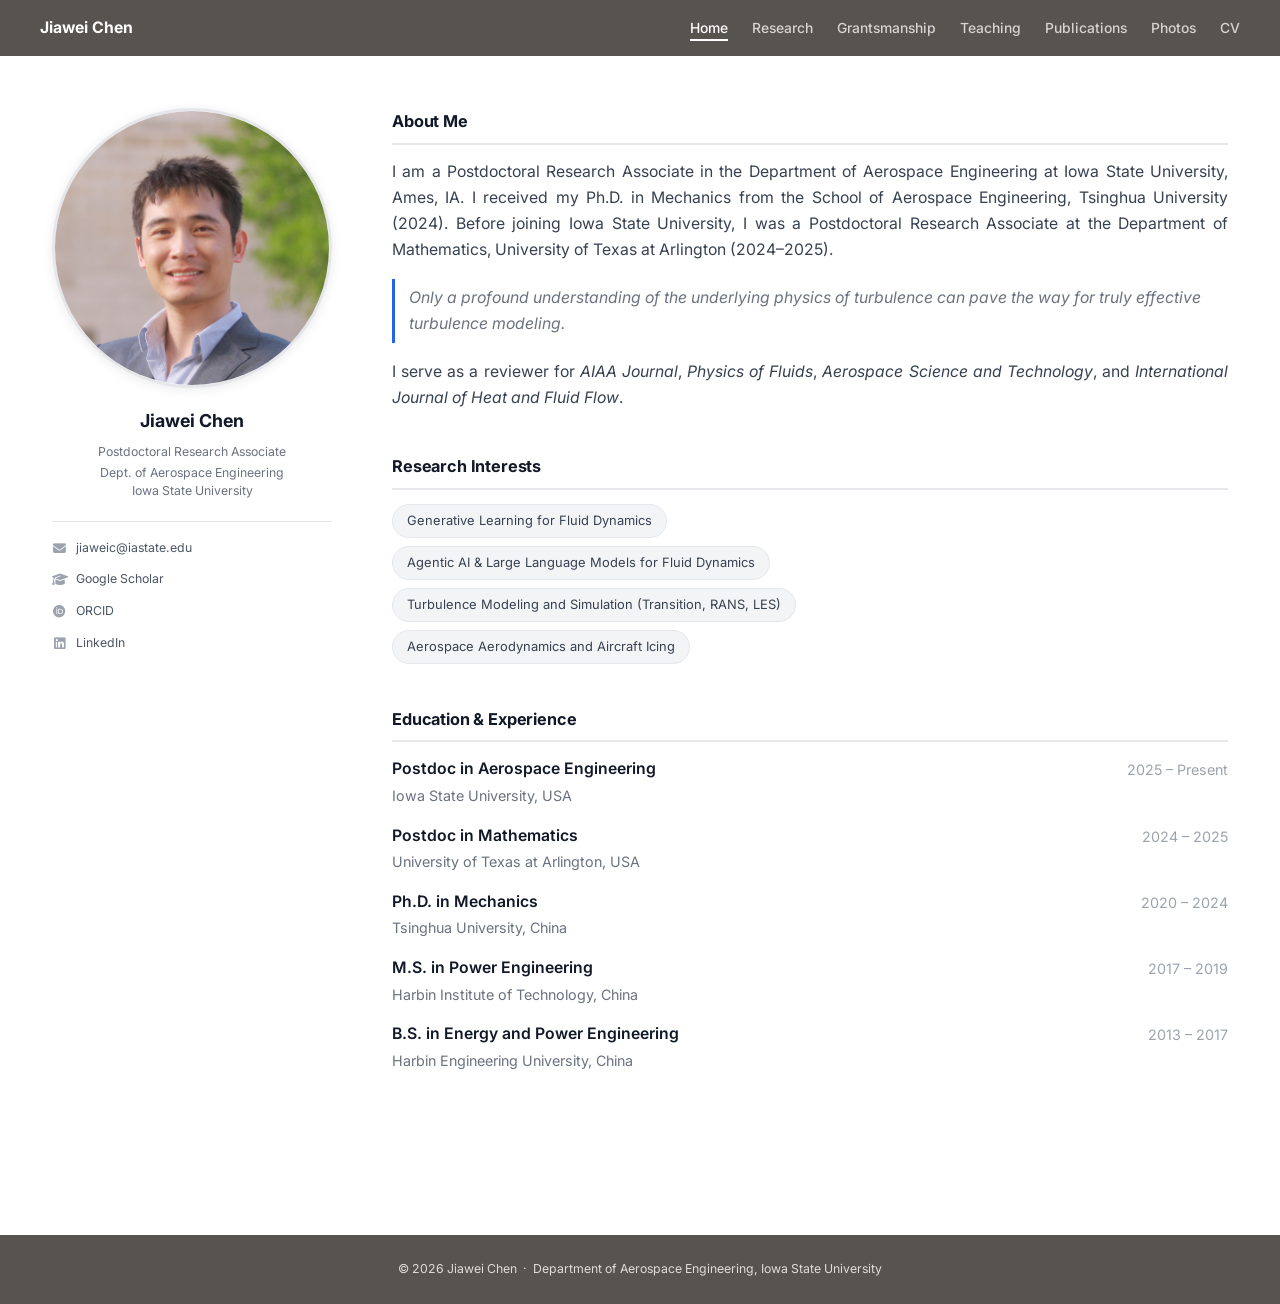
<file: index.html>
<!DOCTYPE html>
<html lang="en">
<head>
    <meta charset="UTF-8">
    <meta name="viewport" content="width=device-width, initial-scale=1.0">
    <title>Jiawei Chen – Aerospace Engineering, Iowa State University</title>
    <meta name="description" content="Postdoctoral Research Associate in Aerospace Engineering at Iowa State University. Research on turbulence modeling, aerodynamic icing, and scientific machine learning.">
    <link rel="preconnect" href="https://fonts.googleapis.com">
    <link rel="preconnect" href="https://fonts.gstatic.com" crossorigin>
    <link href="https://fonts.googleapis.com/css2?family=Inter:wght@300;400;500;600;700&display=swap" rel="stylesheet">
    <link rel="stylesheet" href="https://cdnjs.cloudflare.com/ajax/libs/font-awesome/6.5.0/css/all.min.css">
    <link rel="stylesheet" href="style.css">
</head>
<body class="page-home">

    <!-- Navigation -->
    <header id="site-header">
        <nav>
            <a class="nav-brand" href="index.html">Jiawei Chen</a>
            <ul class="nav-links">
                <li><a href="index.html" class="active">Home</a></li>
                <li><a href="research.html">Research</a></li>
                <li><a href="grantsmanship.html">Grantsmanship</a></li>
                <li><a href="teaching.html">Teaching</a></li>
                <li><a href="publications.html">Publications</a></li>
                <li><a href="photos.html">Photos</a></li>
                <li><a href="CV_Jiawei_Chen.pdf" target="_blank">CV</a></li>
            </ul>
        </nav>
    </header>

    <!-- Page Body -->
    <div class="page-wrapper">
        <div class="home-layout">

            <!-- ===== Sidebar ===== -->
            <aside class="sidebar">
                <img src="person.jpg" alt="Jiawei Chen" class="profile-photo">
                <div class="sidebar-name">Jiawei Chen</div>
                <div class="sidebar-title">Postdoctoral Research Associate</div>
                <div class="sidebar-org">Dept. of Aerospace Engineering<br>Iowa State University</div>

                <div class="sidebar-links">
                    <a href="mailto:chenjiaweithu@gmail.com" class="sidebar-link">
                        <i class="fa-solid fa-envelope"></i>
                        <span>jiaweic@iastate.edu</span>
                    </a>
                    <a href="https://scholar.google.com/citations?hl=zh-CN&user=VZnsX5kAAAAJ" class="sidebar-link" target="_blank">
                        <i class="fa-solid fa-graduation-cap"></i>
                        <span>Google Scholar</span>
                    </a>
                    <a href="https://orcid.org/0009-0009-3277-3474" class="sidebar-link" target="_blank">
                        <i class="fa-brands fa-orcid"></i>
                        <span>ORCID</span>
                    </a>
                    <a href="https://www.linkedin.com/in/jiawei-chen-62362743a/" class="sidebar-link" target="_blank">
                        <i class="fa-brands fa-linkedin"></i>
                        <span>LinkedIn</span>
                    </a>
                </div>
            </aside>

            <!-- ===== Main Content ===== -->
            <main class="main-content">

                <!-- About Me -->
                <section id="about">
                    <h2 class="section-title">About Me</h2>
                    <div class="about-text">
                        <p>
                            I am a Postdoctoral Research Associate in the Department of Aerospace Engineering at Iowa State University, 
                            Ames, IA. I received my Ph.D. in Mechanics from the School of Aerospace Engineering, Tsinghua University (2024). 
                            Before joining Iowa State University, I was a Postdoctoral Research Associate at the Department of Mathematics, 
                            University of Texas at Arlington (2024–2025).
                        </p>
                        <blockquote class="quote-text">
                            Only a profound understanding of the underlying physics of turbulence can pave the way for truly effective turbulence modeling.
                        </blockquote>
                        <p>
                            I serve as a reviewer for <em>AIAA Journal</em>, <em>Physics of Fluids</em>, <em>Aerospace Science and Technology</em>, and <em>International Journal of Heat and Fluid Flow</em>.
                        </p>
                    </div>
                </section>

                <!-- Research Interests -->
                <section id="interests">
                    <h2 class="section-title">Research Interests</h2>
                    <div class="interest-tags">
                        <span class="interest-tag">Generative Learning for Fluid Dynamics</span>
                        <span class="interest-tag">Agentic AI &amp; Large Language Models for Fluid Dynamics</span>
                        <span class="interest-tag">Turbulence Modeling and Simulation (Transition, RANS, LES)</span>
                        <span class="interest-tag">Aerospace Aerodynamics and Aircraft Icing</span>
                    </div>
                </section>

                <!-- Education & Experience -->
                <section id="education">
                    <h2 class="section-title">Education &amp; Experience</h2>
                    <div class="edu-list">
                        <div class="edu-item">
                            <div>
                                <div class="edu-degree">Postdoc in Aerospace Engineering</div>
                                <div class="edu-institution">Iowa State University, USA</div>
                            </div>
                            <div class="edu-year">2025 – Present</div>
                        </div>
                        <div class="edu-item">
                            <div>
                                <div class="edu-degree">Postdoc in Mathematics</div>
                                <div class="edu-institution">University of Texas at Arlington, USA</div>
                            </div>
                            <div class="edu-year">2024 – 2025</div>
                        </div>
                        <div class="edu-item">
                            <div>
                                <div class="edu-degree">Ph.D. in Mechanics</div>
                                <div class="edu-institution">Tsinghua University, China</div>
                            </div>
                            <div class="edu-year">2020 – 2024</div>
                        </div>
                        <div class="edu-item">
                            <div>
                                <div class="edu-degree">M.S. in Power Engineering</div>
                                <div class="edu-institution">Harbin Institute of Technology, China</div>
                            </div>
                            <div class="edu-year">2017 – 2019</div>
                        </div>
                        <div class="edu-item">
                            <div>
                                <div class="edu-degree">B.S. in Energy and Power Engineering</div>
                                <div class="edu-institution">Harbin Engineering University, China</div>
                            </div>
                            <div class="edu-year">2013 – 2017</div>
                        </div>
                    </div>
                </section>

            </main>
        </div>
    </div>

    <footer>
        <p>&copy; 2026 Jiawei Chen &nbsp;&middot;&nbsp; Department of Aerospace Engineering, Iowa State University</p>
    </footer>


</body>
</html>
</file>
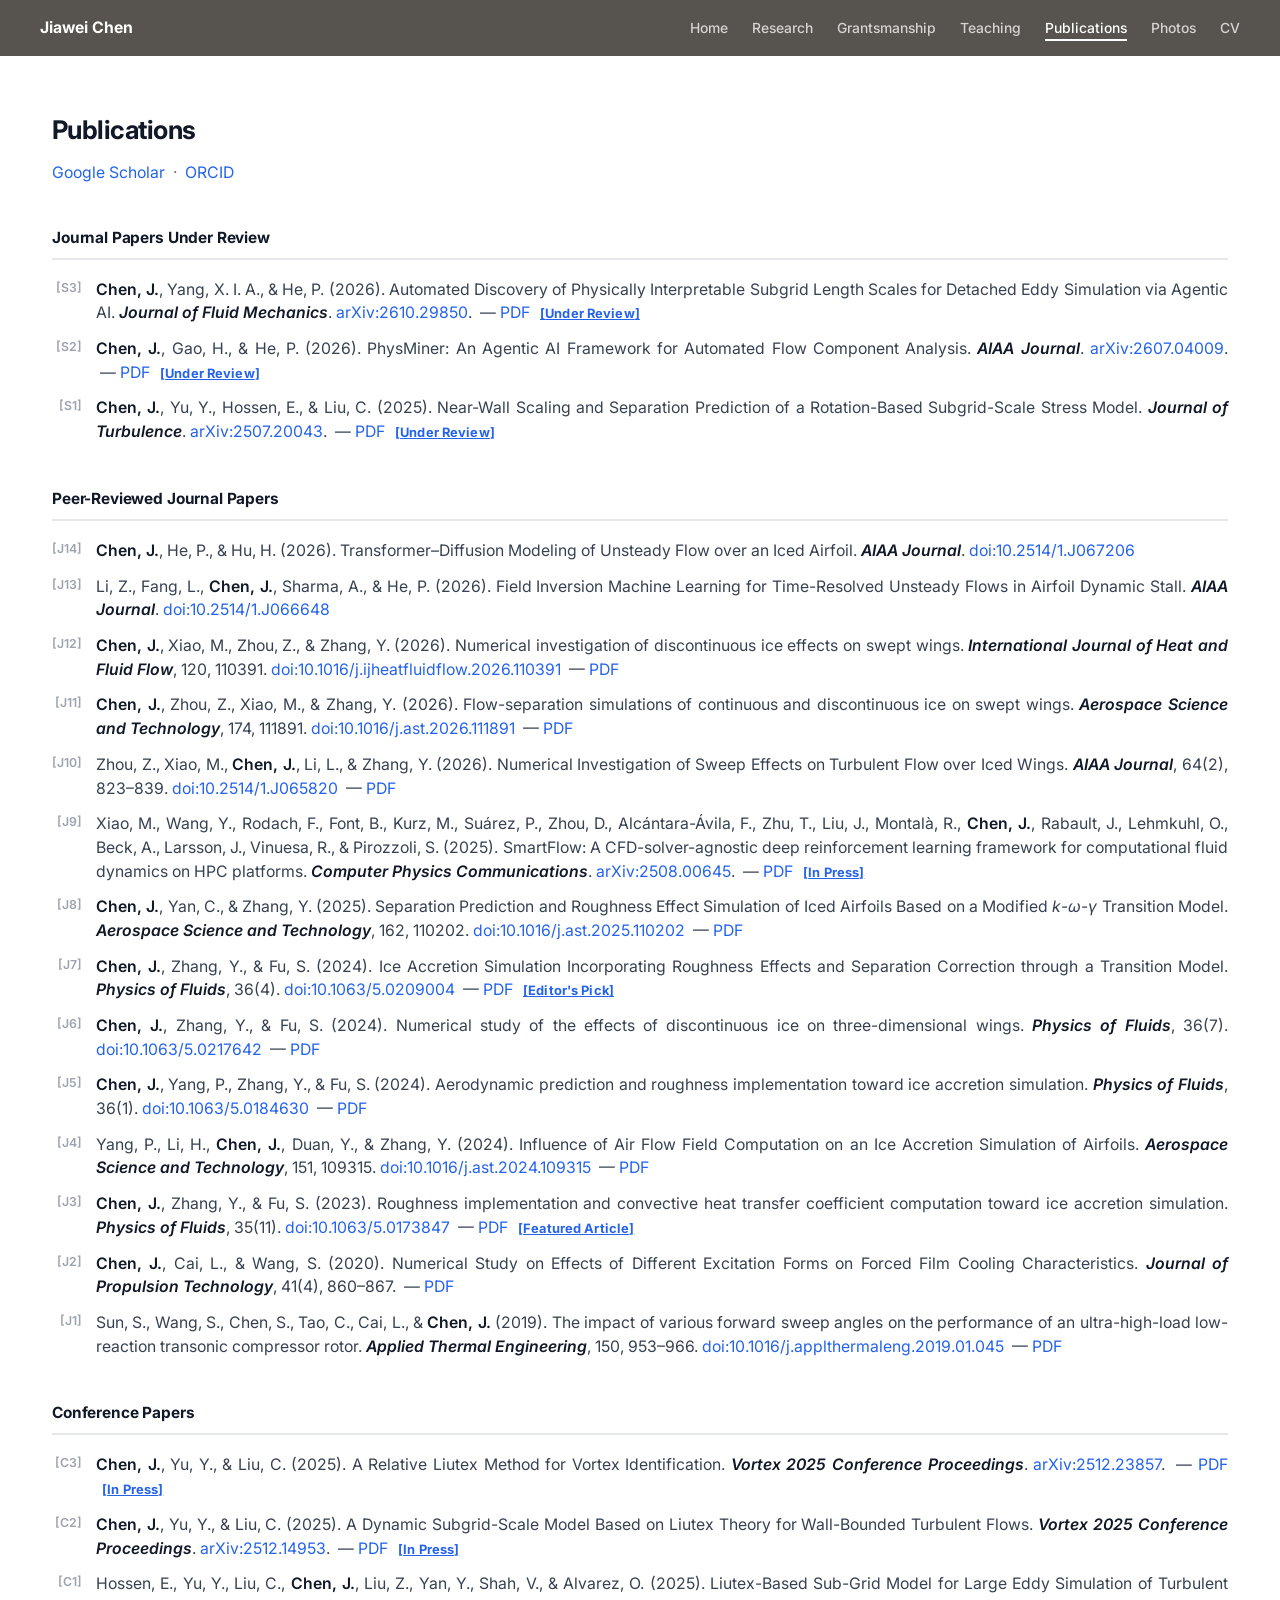
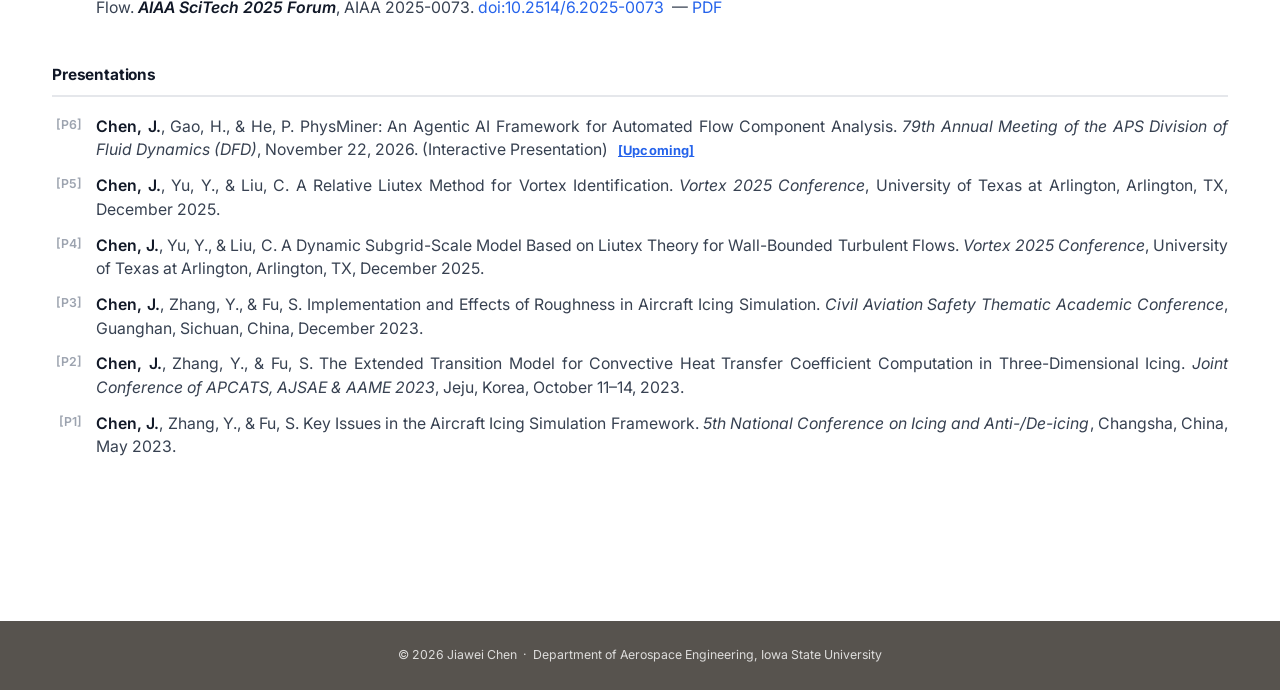
<file: publications.html>
<!DOCTYPE html>
<html lang="en">
<head>
    <meta charset="UTF-8">
    <meta name="viewport" content="width=device-width, initial-scale=1.0">
    <title>Publications – Jiawei Chen</title>
    <meta name="description" content="Publications by Jiawei Chen – turbulence modeling, aerodynamic icing, and scientific machine learning.">
    <link rel="preconnect" href="https://fonts.googleapis.com">
    <link rel="preconnect" href="https://fonts.gstatic.com" crossorigin>
    <link href="https://fonts.googleapis.com/css2?family=Inter:wght@300;400;500;600;700&display=swap" rel="stylesheet">
    <link rel="stylesheet" href="https://cdnjs.cloudflare.com/ajax/libs/font-awesome/6.5.0/css/all.min.css">
    <link rel="stylesheet" href="style.css">
</head>
<body class="page-dark">

    <!-- Navigation -->
    <header>
        <nav>
            <a class="nav-brand" href="index.html">Jiawei Chen</a>
            <ul class="nav-links">
                <li><a href="index.html">Home</a></li>
                <li><a href="research.html">Research</a></li>
                <li><a href="grantsmanship.html">Grantsmanship</a></li>
                <li><a href="teaching.html">Teaching</a></li>
                <li><a href="publications.html" class="active">Publications</a></li>
                <li><a href="photos.html">Photos</a></li>
                <li><a href="CV_Jiawei_Chen.pdf" target="_blank">CV</a></li>
            </ul>
        </nav>
    </header>

    <div class="page-wrapper">
        <div class="pub-container">

            <h1>Publications</h1>
            <p class="pub-subtitle">
                <a href="https://scholar.google.com/citations?hl=zh-CN&user=VZnsX5kAAAAJ" target="_blank">Google Scholar</a> &nbsp;&middot;&nbsp;
                <a href="https://orcid.org/0009-0009-3277-3474" target="_blank">ORCID</a>
            </p>

            <!-- ===== Journal Papers Under Review ===== -->
            <div class="pub-section">
                <h2 class="pub-section-title">Journal Papers Under Review</h2>
                <ul class="pub-list">

                    <li class="pub-entry">
                        <span class="pub-num">[S3]</span>
                        <span>
                            <strong class="highlight-blue">Chen, J.</strong>, Yang, X. I. A., &amp; He, P. (2026).
                            Automated Discovery of Physically Interpretable Subgrid Length Scales for Detached Eddy Simulation via Agentic AI.
                            <em class="highlight-blue">Journal of Fluid Mechanics</em>.
                            <a href="https://arxiv.org/abs/2610.29850" target="_blank">arXiv:2610.29850</a>.
                            &nbsp;&mdash;&nbsp;<a href="papers/chen2026DEScover.pdf" target="_blank">PDF</a>
                            <span class="pub-badge badge-review">Under Review</span>
                        </span>
                    </li>

                    <li class="pub-entry">
                        <span class="pub-num">[S2]</span>
                        <span>
                            <strong class="highlight-blue">Chen, J.</strong>, Gao, H., &amp; He, P. (2026).
                            PhysMiner: An Agentic AI Framework for Automated Flow Component Analysis.
                            <em class="highlight-blue">AIAA Journal</em>.
                            <a href="https://arxiv.org/abs/2607.04009" target="_blank">arXiv:2607.04009</a>.
                            &nbsp;&mdash;&nbsp;<a href="papers/chen2026physminer.pdf" target="_blank">PDF</a>
                            <span class="pub-badge badge-review">Under Review</span>
                        </span>
                    </li>

                    <li class="pub-entry">
                        <span class="pub-num">[S1]</span>
                        <span>
                            <strong class="highlight-blue">Chen, J.</strong>, Yu, Y., Hossen, E., &amp; Liu, C. (2025).
                            Near-Wall Scaling and Separation Prediction of a Rotation-Based Subgrid-Scale Stress Model.
                            <em class="highlight-blue">Journal of Turbulence</em>.
                            <a href="https://arxiv.org/abs/2507.20043" target="_blank">arXiv:2507.20043</a>.
                            &nbsp;&mdash;&nbsp;<a href="papers/chen2025near.pdf" target="_blank">PDF</a>
                            <span class="pub-badge badge-review">Under Review</span>
                        </span>
                    </li>

                </ul>
            </div>

            <!-- ===== Peer-Reviewed Journal Papers ===== -->
            <div class="pub-section">
                <h2 class="pub-section-title">Peer-Reviewed Journal Papers</h2>
                <ul class="pub-list">

                    <li class="pub-entry">
                        <span class="pub-num">[J14]</span>
                        <span>
                            <strong class="highlight-blue">Chen, J.</strong>, He, P., &amp; Hu, H. (2026).
                            Transformer–Diffusion Modeling of Unsteady Flow over an Iced Airfoil.
                            <em class="highlight-blue">AIAA Journal</em>.
                            <a href="https://doi.org/10.2514/1.J067206" target="_blank">doi:10.2514/1.J067206</a>
                        </span>
                    </li>

                    <li class="pub-entry">
                        <span class="pub-num">[J13]</span>
                        <span>
                            Li, Z., Fang, L., <strong class="highlight-blue">Chen, J.</strong>, Sharma, A., &amp; He, P. (2026).
                            Field Inversion Machine Learning for Time-Resolved Unsteady Flows in Airfoil Dynamic Stall.
                            <em class="highlight-blue">AIAA Journal</em>.
                            <a href="https://doi.org/10.2514/1.J066648" target="_blank">doi:10.2514/1.J066648</a>
                        </span>
                    </li>

                    <li class="pub-entry">
                        <span class="pub-num">[J12]</span>
                        <span>
                            <strong class="highlight-blue">Chen, J.</strong>, Xiao, M., Zhou, Z., &amp; Zhang, Y. (2026).
                            Numerical investigation of discontinuous ice effects on swept wings.
                            <em class="highlight-blue">International Journal of Heat and Fluid Flow</em>, 120, 110391.
                            <a href="https://doi.org/10.1016/j.ijheatfluidflow.2026.110391" target="_blank">doi:10.1016/j.ijheatfluidflow.2026.110391</a>
                            &nbsp;&mdash;&nbsp;<a href="papers/chen2026_IJHFF.pdf" target="_blank">PDF</a>
                        </span>
                    </li>

                    <li class="pub-entry">
                        <span class="pub-num">[J11]</span>
                        <span>
                            <strong class="highlight-blue">Chen, J.</strong>, Zhou, Z., Xiao, M., &amp; Zhang, Y. (2026).
                            Flow-separation simulations of continuous and discontinuous ice on swept wings.
                            <em class="highlight-blue">Aerospace Science and Technology</em>, 174, 111891.
                            <a href="https://doi.org/10.1016/j.ast.2026.111891" target="_blank">doi:10.1016/j.ast.2026.111891</a>
                            &nbsp;&mdash;&nbsp;<a href="papers/chen2026flow.pdf" target="_blank">PDF</a>
                        </span>
                    </li>

                    <li class="pub-entry">
                        <span class="pub-num">[J10]</span>
                        <span>
                            Zhou, Z., Xiao, M., <strong class="highlight-blue">Chen, J.</strong>, Li, L., &amp; Zhang, Y. (2026).
                            Numerical Investigation of Sweep Effects on Turbulent Flow over Iced Wings.
                            <em class="highlight-blue">AIAA Journal</em>, 64(2), 823–839.
                            <a href="https://doi.org/10.2514/1.J065820" target="_blank">doi:10.2514/1.J065820</a>
                            &nbsp;&mdash;&nbsp;<a href="papers/zhou2026numerical.pdf" target="_blank">PDF</a>
                        </span>
                    </li>

                    <li class="pub-entry">
                        <span class="pub-num">[J9]</span>
                        <span>
                            Xiao, M., Wang, Y., Rodach, F., Font, B., Kurz, M., Suárez, P., Zhou, D., Alcántara-Ávila, F., Zhu, T., Liu, J., Montalà, R., <strong class="highlight-blue">Chen, J.</strong>, Rabault, J., Lehmkuhl, O., Beck, A., Larsson, J., Vinuesa, R., &amp; Pirozzoli, S. (2025).
                            SmartFlow: A CFD-solver-agnostic deep reinforcement learning framework for computational fluid dynamics on HPC platforms.
                            <em class="highlight-blue">Computer Physics Communications</em>.
                            <a href="https://arxiv.org/abs/2508.00645" target="_blank">arXiv:2508.00645</a>.
                            &nbsp;&mdash;&nbsp;<a href="papers/xiao2025smartflow.pdf" target="_blank">PDF</a>
                            <span class="pub-badge badge-inpress">In Press</span>
                        </span>
                    </li>

                    <li class="pub-entry">
                        <span class="pub-num">[J8]</span>
                        <span>
                            <strong class="highlight-blue">Chen, J.</strong>, Yan, C., &amp; Zhang, Y. (2025).
                            Separation Prediction and Roughness Effect Simulation of Iced Airfoils Based on a Modified <em>k</em>-<em>ω</em>-<em>γ</em> Transition Model.
                            <em class="highlight-blue">Aerospace Science and Technology</em>, 162, 110202.
                            <a href="https://doi.org/10.1016/j.ast.2025.110202" target="_blank">doi:10.1016/j.ast.2025.110202</a>
                            &nbsp;&mdash;&nbsp;<a href="papers/chen2025separation.pdf" target="_blank">PDF</a>
                        </span>
                    </li>

                    <li class="pub-entry">
                        <span class="pub-num">[J7]</span>
                        <span>
                            <strong class="highlight-blue">Chen, J.</strong>, Zhang, Y., &amp; Fu, S. (2024).
                            Ice Accretion Simulation Incorporating Roughness Effects and Separation Correction through a Transition Model.
                            <em class="highlight-blue">Physics of Fluids</em>, 36(4).
                            <a href="https://doi.org/10.1063/5.0209004" target="_blank">doi:10.1063/5.0209004</a>
                            &nbsp;&mdash;&nbsp;<a href="papers/chen2024ice.pdf" target="_blank">PDF</a>
                            <span class="pub-badge badge-editor">Editor's Pick</span>
                        </span>
                    </li>

                    <li class="pub-entry">
                        <span class="pub-num">[J6]</span>
                        <span>
                            <strong class="highlight-blue">Chen, J.</strong>, Zhang, Y., &amp; Fu, S. (2024).
                            Numerical study of the effects of discontinuous ice on three-dimensional wings.
                            <em class="highlight-blue">Physics of Fluids</em>, 36(7).
                            <a href="https://doi.org/10.1063/5.0217642" target="_blank">doi:10.1063/5.0217642</a>
                            &nbsp;&mdash;&nbsp;<a href="papers/chen2024numerical.pdf" target="_blank">PDF</a>
                        </span>
                    </li>

                    <li class="pub-entry">
                        <span class="pub-num">[J5]</span>
                        <span>
                            <strong class="highlight-blue">Chen, J.</strong>, Yang, P., Zhang, Y., &amp; Fu, S. (2024).
                            Aerodynamic prediction and roughness implementation toward ice accretion simulation.
                            <em class="highlight-blue">Physics of Fluids</em>, 36(1).
                            <a href="https://doi.org/10.1063/5.0184630" target="_blank">doi:10.1063/5.0184630</a>
                            &nbsp;&mdash;&nbsp;<a href="papers/chen2024aerodynamic.pdf" target="_blank">PDF</a>
                        </span>
                    </li>

                    <li class="pub-entry">
                        <span class="pub-num">[J4]</span>
                        <span>
                            Yang, P., Li, H., <strong class="highlight-blue">Chen, J.</strong>, Duan, Y., &amp; Zhang, Y. (2024).
                            Influence of Air Flow Field Computation on an Ice Accretion Simulation of Airfoils.
                            <em class="highlight-blue">Aerospace Science and Technology</em>, 151, 109315.
                            <a href="https://doi.org/10.1016/j.ast.2024.109315" target="_blank">doi:10.1016/j.ast.2024.109315</a>
                            &nbsp;&mdash;&nbsp;<a href="papers/yang2024influence.pdf" target="_blank">PDF</a>
                        </span>
                    </li>

                    <li class="pub-entry">
                        <span class="pub-num">[J3]</span>
                        <span>
                            <strong class="highlight-blue">Chen, J.</strong>, Zhang, Y., &amp; Fu, S. (2023).
                            Roughness implementation and convective heat transfer coefficient computation toward ice accretion simulation.
                            <em class="highlight-blue">Physics of Fluids</em>, 35(11).
                            <a href="https://doi.org/10.1063/5.0173847" target="_blank">doi:10.1063/5.0173847</a>
                            &nbsp;&mdash;&nbsp;<a href="papers/chen2023roughness.pdf" target="_blank">PDF</a>
                            <span class="pub-badge badge-featured">Featured Article</span>
                        </span>
                    </li>

                    <li class="pub-entry">
                        <span class="pub-num">[J2]</span>
                        <span>
                            <strong class="highlight-blue">Chen, J.</strong>, Cai, L., &amp; Wang, S. (2020).
                            Numerical Study on Effects of Different Excitation Forms on Forced Film Cooling Characteristics.
                            <em class="highlight-blue">Journal of Propulsion Technology</em>, 41(4), 860–867.
                            &nbsp;&mdash;&nbsp;<a href="papers/chen2020film.pdf" target="_blank">PDF</a>
                        </span>
                    </li>

                    <li class="pub-entry">
                        <span class="pub-num">[J1]</span>
                        <span>
                            Sun, S., Wang, S., Chen, S., Tao, C., Cai, L., &amp; <strong class="highlight-blue">Chen, J.</strong> (2019).
                            The impact of various forward sweep angles on the performance of an ultra-high-load low-reaction transonic compressor rotor.
                            <em class="highlight-blue">Applied Thermal Engineering</em>, 150, 953–966.
                            <a href="https://doi.org/10.1016/j.applthermaleng.2019.01.045" target="_blank">doi:10.1016/j.applthermaleng.2019.01.045</a>
                            &nbsp;&mdash;&nbsp;<a href="papers/sun2019impact.pdf" target="_blank">PDF</a>
                        </span>
                    </li>

                </ul>
            </div>

            <!-- ===== Conference Papers ===== -->
            <div class="pub-section">
                <h2 class="pub-section-title">Conference Papers</h2>
                <ul class="pub-list">

                    <li class="pub-entry">
                        <span class="pub-num">[C3]</span>
                        <span>
                            <strong class="highlight-blue">Chen, J.</strong>, Yu, Y., &amp; Liu, C. (2025).
                            A Relative Liutex Method for Vortex Identification.
                            <em class="highlight-blue">Vortex 2025 Conference Proceedings</em>.
                            <a href="https://arxiv.org/abs/2512.23857" target="_blank">arXiv:2512.23857</a>.
                            &nbsp;&mdash;&nbsp;<a href="papers/chen2025relative.pdf" target="_blank">PDF</a>
                            <span class="pub-badge badge-inpress">In Press</span>
                        </span>
                    </li>

                    <li class="pub-entry">
                        <span class="pub-num">[C2]</span>
                        <span>
                            <strong class="highlight-blue">Chen, J.</strong>, Yu, Y., &amp; Liu, C. (2025).
                            A Dynamic Subgrid-Scale Model Based on Liutex Theory for Wall-Bounded Turbulent Flows.
                            <em class="highlight-blue">Vortex 2025 Conference Proceedings</em>.
                            <a href="https://arxiv.org/abs/2512.14953" target="_blank">arXiv:2512.14953</a>.
                            &nbsp;&mdash;&nbsp;<a href="papers/chen2025dynamic.pdf" target="_blank">PDF</a>
                            <span class="pub-badge badge-inpress">In Press</span>
                        </span>
                    </li>

                    <li class="pub-entry">
                        <span class="pub-num">[C1]</span>
                        <span>
                            Hossen, E., Yu, Y., Liu, C., <strong class="highlight-blue">Chen, J.</strong>, Liu, Z., Yan, Y., Shah, V., &amp; Alvarez, O. (2025).
                            Liutex-Based Sub-Grid Model for Large Eddy Simulation of Turbulent Flow.
                            <em class="highlight-blue">AIAA SciTech 2025 Forum</em>, AIAA 2025-0073.
                            <a href="https://doi.org/10.2514/6.2025-0073" target="_blank">doi:10.2514/6.2025-0073</a>
                            &nbsp;&mdash;&nbsp;<a href="papers/hossen2025liutex.pdf" target="_blank">PDF</a>
                        </span>
                    </li>

                </ul>
            </div>

            <!-- ===== Presentations ===== -->
            <div class="pub-section">
                <h2 class="pub-section-title">Presentations</h2>
                <ul class="pub-list">

                    <li class="pub-entry">
                        <span class="pub-num">[P6]</span>
                        <span>
                            <strong class="highlight-blue">Chen, J.</strong>, Gao, H., &amp; He, P.
                            PhysMiner: An Agentic AI Framework for Automated Flow Component Analysis.
                            <em>79th Annual Meeting of the APS Division of Fluid Dynamics (DFD)</em>, November 22, 2026. (Interactive Presentation)
                            <span class="pub-badge badge-upcoming">Upcoming</span>
                        </span>
                    </li>

                    <li class="pub-entry">
                        <span class="pub-num">[P5]</span>
                        <span>
                            <strong class="highlight-blue">Chen, J.</strong>, Yu, Y., &amp; Liu, C.
                            A Relative Liutex Method for Vortex Identification.
                            <em>Vortex 2025 Conference</em>, University of Texas at Arlington, Arlington, TX, December 2025.
                        </span>
                    </li>

                    <li class="pub-entry">
                        <span class="pub-num">[P4]</span>
                        <span>
                            <strong class="highlight-blue">Chen, J.</strong>, Yu, Y., &amp; Liu, C.
                            A Dynamic Subgrid-Scale Model Based on Liutex Theory for Wall-Bounded Turbulent Flows.
                            <em>Vortex 2025 Conference</em>, University of Texas at Arlington, Arlington, TX, December 2025.
                        </span>
                    </li>

                    <li class="pub-entry">
                        <span class="pub-num">[P3]</span>
                        <span>
                            <strong class="highlight-blue">Chen, J.</strong>, Zhang, Y., &amp; Fu, S.
                            Implementation and Effects of Roughness in Aircraft Icing Simulation.
                            <em>Civil Aviation Safety Thematic Academic Conference</em>, Guanghan, Sichuan, China, December 2023.
                        </span>
                    </li>

                    <li class="pub-entry">
                        <span class="pub-num">[P2]</span>
                        <span>
                            <strong class="highlight-blue">Chen, J.</strong>, Zhang, Y., &amp; Fu, S.
                            The Extended Transition Model for Convective Heat Transfer Coefficient Computation in Three-Dimensional Icing.
                            <em>Joint Conference of APCATS, AJSAE &amp; AAME 2023</em>, Jeju, Korea, October 11–14, 2023.
                        </span>
                    </li>

                    <li class="pub-entry">
                        <span class="pub-num">[P1]</span>
                        <span>
                            <strong class="highlight-blue">Chen, J.</strong>, Zhang, Y., &amp; Fu, S.
                            Key Issues in the Aircraft Icing Simulation Framework.
                            <em>5th National Conference on Icing and Anti-/De-icing</em>, Changsha, China, May 2023.
                        </span>
                    </li>

                </ul>
            </div>

        </div>
    </div>

    <footer>
        <p>&copy; 2026 Jiawei Chen &nbsp;&middot;&nbsp; Department of Aerospace Engineering, Iowa State University</p>
    </footer>

</body>
</html>
</file>
<file: style.css>
﻿/* ===== Reset ===== */
*, *::before, *::after {
    box-sizing: border-box;
    margin: 0;
    padding: 0;
}

/* ===== Base ===== */
body {
    font-family: 'Inter', -apple-system, BlinkMacSystemFont, 'Segoe UI', Helvetica, Arial, sans-serif;
    font-size: 15.8px;
    line-height: 1.7;
    color: #2d2d2d;
    background: #ffffff;
}

html {
    scroll-behavior: smooth;
}

a {
    color: #2563eb;
    text-decoration: none;
    transition: color 0.15s;
}

a:hover {
    color: #1d4ed8;
    text-decoration: underline;
}

strong {
    font-weight: 600;
}

/* ===== Header / Nav ===== */
header {
    position: fixed;
    top: 0;
    left: 0;
    right: 0;
    height: 56px;
    background: #57534e;
    z-index: 999;
    display: flex;
    align-items: center;
    padding: 0 40px;
}

nav {
    width: 100%;
    max-width: 1240px;
    margin: 0 auto;
    display: flex;
    align-items: center;
    justify-content: space-between;
}

.nav-brand {
    font-weight: 700;
    font-size: 15.8px;
    color: #ffffff;
    text-decoration: none;
}

.nav-brand:hover {
    color: #ffffff;
    opacity: 0.85;
    text-decoration: none;
}

.nav-links {
    display: flex;
    list-style: none;
    gap: 24px;
}

.nav-links li a {
    font-size: 13.9px;
    font-weight: 500;
    color: rgba(255, 255, 255, 0.75);
    text-decoration: none;
    padding-bottom: 3px;
    border-bottom: 2px solid transparent;
    transition: color 0.15s, border-color 0.15s;
}

.nav-links li a:hover,
.nav-links li a.active {
    color: #ffffff;
    border-bottom-color: #ffffff;
    text-decoration: none;
}

/* ===== Page Wrapper ===== */
.page-wrapper {
    max-width: 1240px;
    margin: 0 auto;
    padding: 80px 32px 60px;
}

/* Home and other pages now share the single light theme defined below;
   body.page-home / body.page-dark carry no color overrides. */

.highlight-blue {
    color: #2563eb;
    font-weight: 600;
}

/* ===== Home: Two-Column Layout ===== */
.home-layout {
    display: grid;
    grid-template-columns: 280px 1fr;
    gap: 60px;
    padding-top: 28px;
    align-items: start;
}

/* ===== Sidebar ===== */
.sidebar {
    position: sticky;
    top: 76px;
    text-align: center;
}

.profile-photo {
    width: 280px;
    max-width: 100%;
    aspect-ratio: 1 / 1;
    height: auto;
    border-radius: 50%;
    object-fit: cover;
    object-position: center top;
    margin: 0 auto 18px;
    display: block;
    border: 3px solid #e5e7eb;
    box-shadow: 0 2px 12px rgba(0,0,0,0.08);
}

.sidebar-name {
    font-size: 17.8px;
    font-weight: 700;
    color: #111827;
    margin-bottom: 7px;
}

.sidebar-title {
    font-size: 12.3px;
    color: #6b7280;
    line-height: 1.5;
    margin-bottom: 2px;
}

.sidebar-org {
    font-size: 12.3px;
    color: #6b7280;
    line-height: 1.5;
    margin-bottom: 20px;
}

.sidebar-links {
    border-top: 1px solid #e5e7eb;
    padding-top: 16px;
    display: flex;
    flex-direction: column;
    gap: 11px;
    text-align: left;
}

.sidebar-link {
    display: flex;
    align-items: center;
    gap: 9px;
    font-size: 12.3px;
    color: #4b5563;
    text-decoration: none;
    transition: color 0.15s;
    word-break: break-word;
}

.sidebar-link:hover {
    color: #2563eb;
    text-decoration: none;
}

.sidebar-link i {
    width: 15px;
    font-size: 12.9px;
    color: #9ca3af;
    flex-shrink: 0;
    text-align: center;
    transition: color 0.15s;
}

.sidebar-link:hover i {
    color: #2563eb;
}

/* ===== Main Content ===== */
.main-content section {
    margin-bottom: 42px;
}

.section-title {
    font-size: 16.3px;
    font-weight: 700;
    color: #111827;
    margin-bottom: 14px;
    padding-bottom: 7px;
    border-bottom: 2px solid #e5e7eb;
    letter-spacing: -0.01em;
}

/* About */
.about-text p {
    font-size: 15.8px;
    color: #374151;
    margin-bottom: 10px;
    line-height: 1.65;
    text-align: justify;
    text-justify: inter-word;
    hyphens: auto;
}

.about-text p:last-child {
    margin-bottom: 0;
}

.quote-text {
    font-style: italic;
    color: #6b7280;
    border-left: 3px solid #2563eb;
    padding: 6px 0 6px 14px;
    margin: 16px 0;
    font-size: 15.8px;
    line-height: 1.65;
}

/* Research Interests */
.interest-tags {
    display: flex;
    flex-direction: column;
    align-items: flex-start;
    gap: 8px;
}

.interest-tag {
    background: #f3f4f6;
    color: #374151;
    font-size: 12.9px;
    padding: 5px 14px;
    border-radius: 20px;
    border: 1px solid #e5e7eb;
}

/* Education */
.edu-list {
    display: flex;
    flex-direction: column;
    gap: 14px;
}

.edu-item {
    display: flex;
    justify-content: space-between;
    align-items: flex-start;
    gap: 16px;
}

.edu-degree {
    font-size: 15.8px;
    font-weight: 600;
    color: #111827;
    margin-bottom: 1px;
}

.edu-institution {
    font-size: 14.3px;
    color: #6b7280;
}

.edu-year {
    font-size: 14.3px;
    color: #9ca3af;
    white-space: nowrap;
    flex-shrink: 0;
    padding-top: 2px;
}

/* News */
.news-list {
    display: flex;
    flex-direction: column;
    gap: 11px;
}

.news-item {
    display: grid;
    grid-template-columns: 88px 1fr;
    gap: 12px;
    font-size: 15.8px;
    line-height: 1.6;
    color: #374151;
}

.news-date {
    font-size: 11.9px;
    color: #9ca3af;
    font-weight: 600;
    padding-top: 3px;
    text-transform: uppercase;
    letter-spacing: 0.03em;
}

/* ===== Publications Page ===== */
.pub-container {
    padding-top: 28px;
}

.pub-container > h1 {
    font-size: 25.7px;
    font-weight: 700;
    color: #111827;
    margin-bottom: 8px;
    letter-spacing: -0.02em;
}

.pub-subtitle {
    font-size: 15.8px;
    color: #6b7280;
    margin-bottom: 38px;
}

.pub-section {
    margin-bottom: 42px;
}

.pub-section-title {
    font-size: 15.4px;
    font-weight: 700;
    color: #111827;
    margin-bottom: 18px;
    padding-bottom: 7px;
    border-bottom: 2px solid #e5e7eb;
    letter-spacing: -0.01em;
}

.pub-list {
    list-style: none;
    display: flex;
    flex-direction: column;
    gap: 12px;
}

.pub-entry {
    display: flex;
    gap: 14px;
    font-size: 15.8px;
    line-height: 1.5;
    color: #374151;
    text-align: justify;
    text-justify: inter-word;
    hyphens: auto;
}

.pub-num {
    color: #9ca3af;
    font-weight: 600;
    font-size: 12.3px;
    min-width: 30px;
    padding-top: 1px;
    flex-shrink: 0;
    text-align: right;
}

.pub-badge {
    display: inline-block;
    font-size: 12.9px;
    font-weight: 700;
    margin-left: 6px;
    vertical-align: middle;
    white-space: nowrap;
    letter-spacing: 0.01em;
    color: #2563eb;
    text-decoration: underline;
}

.pub-badge::before {
    content: "[";
}

.pub-badge::after {
    content: "]";
}

/* Publications page: author name / journal name highlights rendered black instead of blue */
.pub-container .highlight-blue {
    color: #111827;
}

/* ===== Research Page ===== */
.research-container {
    padding-top: 28px;
}

.research-container > h1 {
    font-size: 25.7px;
    font-weight: 700;
    color: #111827;
    margin-bottom: 8px;
    letter-spacing: -0.02em;
}

.research-container > .research-intro {
    font-size: 15.8px;
    color: #6b7280;
    margin-bottom: 48px;
    text-align: justify;
    text-justify: inter-word;
    hyphens: auto;
}

.research-project {
    margin-bottom: 60px;
    padding-bottom: 56px;
    border-bottom: 1px solid #e5e7eb;
}

.research-project:last-child {
    border-bottom: none;
}

.research-project-header {
    display: flex;
    align-items: flex-start;
    gap: 14px;
    margin-bottom: 12px;
}

.research-project-num {
    font-size: 11.9px;
    font-weight: 700;
    color: #9ca3af;
    background: #f3f4f6;
    border: 1px solid #e5e7eb;
    padding: 3px 9px;
    border-radius: 4px;
    white-space: nowrap;
    margin-top: 4px;
    flex-shrink: 0;
}

.research-project-title {
    font-size: 18.8px;
    font-weight: 700;
    color: #111827;
    line-height: 1.35;
    letter-spacing: -0.01em;
}

.research-project-meta {
    display: flex;
    flex-wrap: wrap;
    gap: 8px;
    margin-bottom: 14px;
    padding-left: 0;
}

.research-tag {
    font-size: 11.9px;
    font-weight: 600;
    padding: 2px 10px;
    border-radius: 4px;
    letter-spacing: 0.02em;
}

.research-tag-journal {
    background: #eff6ff;
    color: #1d4ed8;
    border: 1px solid #bfdbfe;
}

.research-tag-highlight {
    background: #fef3c7;
    color: #92400e;
    border: 1px solid #fde68a;
}

.research-tag-wip {
    background: #f0fdf4;
    color: #166534;
    border: 1px solid #bbf7d0;
}

.research-description {
    font-size: 15.8px;
    color: #374151;
    line-height: 1.7;
    margin-bottom: 20px;
    text-align: justify;
    text-justify: inter-word;
    hyphens: auto;
}

.research-bullet-list {
    list-style: disc;
    padding-left: 24px;
    margin-bottom: 20px;
}

.research-bullet-list li {
    font-size: 15.8px;
    color: #374151;
    line-height: 1.7;
    text-align: justify;
    text-justify: inter-word;
    hyphens: auto;
}

.research-bullet-list li + li {
    margin-top: 10px;
}

/* Figure grid */
.research-figures {
    display: grid;
    grid-template-columns: repeat(auto-fit, minmax(200px, 1fr));
    gap: 14px;
    margin-bottom: 16px;
}

/* Fixed column counts override the auto-fit default */
.research-figures.cols-3 {
    grid-template-columns: repeat(3, 1fr);
}

.research-figures.cols-2 {
    grid-template-columns: repeat(2, 1fr);
}

/* Equal-height row: images fill fixed height, aspect ratio preserved */
.figs-fixed-height .research-figure img {
    height: 280px;
    width: 100%;
    object-fit: contain;
    object-position: center;
}

.research-figure {
    display: flex;
    flex-direction: column;
    gap: 6px;
}

.research-figure img {
    width: 100%;
    height: auto;
    border-radius: 6px;
    border: 1px solid #e5e7eb;
    display: block;
}

/* Placeholder for missing images */
.fig-placeholder {
    width: 100%;
    aspect-ratio: 4 / 3;
    border: 2px dashed #d1d5db;
    border-radius: 6px;
    display: flex;
    flex-direction: column;
    align-items: center;
    justify-content: center;
    gap: 6px;
    color: #9ca3af;
    font-size: 11.9px;
    text-align: center;
    padding: 12px;
    background: #fafafa;
}

.fig-placeholder i {
    font-size: 21.8px;
    color: #d1d5db;
}

.fig-caption {
    font-size: 13.4px;
    color: #6b7280;
    line-height: 1.45;
    text-align: center;
}

.research-paper-ref {
    display: flex;
    align-items: flex-start;
    gap: 10px;
    background: #f8fafc;
    border: 1px solid #e5e7eb;
    border-left: 3px solid #2563eb;
    padding: 12px 16px;
    border-radius: 0 6px 6px 0;
    font-size: 15.8px;
    color: #374151;
    line-height: 1.65;
    margin-top: 6px;
}

.research-paper-ref i {
    color: #2563eb;
    font-size: 13.9px;
    margin-top: 3px;
    flex-shrink: 0;
}

/* Responsive 16:9 video embed */
.research-video-wrap {
    width: 100%;
    aspect-ratio: 16 / 9;
    margin-top: 20px;
    border-radius: 8px;
    overflow: hidden;
    background: #000;
    display: block;
}

.research-video-wrap iframe {
    width: 100%;
    height: 100%;
    border: none;
    display: block;
}

.research-coming-soon {
    display: flex;
    flex-direction: column;
    align-items: center;
    justify-content: center;
    gap: 10px;
    padding: 48px 24px;
    border: 2px dashed #d1d5db;
    border-radius: 8px;
    color: #9ca3af;
    text-align: center;
    background: #fafafa;
    margin-top: 20px;
}

.research-coming-soon i {
    font-size: 27.7px;
    color: #d1d5db;
}

.research-coming-soon p {
    font-size: 15.8px;
    margin: 0;
}

/* ===== Photos Page ===== */
.photos-container {
    padding-top: 28px;
}

.photos-container > h1 {
    font-size: 25.7px;
    font-weight: 700;
    color: #111827;
    margin-bottom: 8px;
    letter-spacing: -0.02em;
    padding-bottom: 8px;
    border-bottom: 3px solid #2563eb;
    display: inline-block;
}

.photos-year-section {
    margin-top: 44px;
    margin-bottom: 48px;
}

.photos-year-heading {
    font-size: 21.8px;
    font-weight: 700;
    color: #111827;
    margin-bottom: 8px;
    padding-bottom: 8px;
    border-bottom: 3px solid #2563eb;
    display: inline-block;
    letter-spacing: -0.01em;
}

.photo-grid {
    display: grid;
    grid-template-columns: repeat(3, 1fr);
    gap: 10px;
    margin-top: 18px;
}

.photo-item {
    position: relative;
    overflow: hidden;
    border-radius: 6px;
    aspect-ratio: 4 / 3;
    background: #f3f4f6;
    cursor: pointer;
}

.photo-item img {
    width: 100%;
    height: 100%;
    object-fit: cover;
    display: block;
    transition: transform 0.3s ease;
}

.photo-item:hover img {
    transform: scale(1.04);
}

.photo-caption-overlay {
    position: absolute;
    bottom: 0;
    left: 0;
    right: 0;
    background: linear-gradient(transparent, rgba(0,0,0,0.62));
    color: #fff;
    font-size: 11.9px;
    line-height: 1.4;
    padding: 20px 10px 8px;
    text-align: center;
}

/* Lightbox */
.lightbox {
    display: none;
    position: fixed;
    inset: 0;
    background: rgba(0, 0, 0, 0.88);
    z-index: 9999;
    align-items: center;
    justify-content: center;
    padding: 24px;
}

.lightbox.active {
    display: flex;
}

.lightbox img {
    max-width: 90vw;
    max-height: 90vh;
    object-fit: contain;
    border-radius: 6px;
    box-shadow: 0 8px 40px rgba(0,0,0,0.6);
}

.lightbox-close {
    position: fixed;
    top: 20px;
    right: 28px;
    color: #fff;
    font-size: 31.7px;
    cursor: pointer;
    line-height: 1;
    opacity: 0.8;
    transition: opacity 0.15s;
    background: none;
    border: none;
    padding: 0;
}

.lightbox-close:hover {
    opacity: 1;
}

@media (max-width: 740px) {
    .photo-grid {
        grid-template-columns: repeat(2, 1fr);
        gap: 8px;
    }
}

/* ===== Footer ===== */
footer {
    background: #57534e;
    margin-top: 60px;
    padding: 24px 20px;
    text-align: center;
    color: rgba(255, 255, 255, 0.8);
    font-size: 12.3px;
}

/* ===== Responsive ===== */
@media (max-width: 740px) {
    .home-layout {
        grid-template-columns: 1fr;
        gap: 32px;
    }

    .sidebar {
        position: static;
    }

    header {
        padding: 0 18px;
    }

    .nav-links {
        gap: 20px;
    }

    .news-item {
        grid-template-columns: 76px 1fr;
    }

    .pub-entry {
        flex-direction: column;
        gap: 2px;
    }

    .pub-num {
        text-align: left;
    }
}

/* Research page: equation blocks (rendered by KaTeX) */
.research-equations {
    background: #f9fafb;
    border: 1px solid #e5e7eb;
    border-radius: 6px;
    padding: 14px 20px 8px;
    margin-bottom: 16px;
    overflow-x: auto;
}

.research-equations .eq-title {
    font-size: 15.8px;
    font-weight: 600;
    color: #111827;
    margin-bottom: 4px;
}

.research-equations .eq-label {
    font-size: 15.8px;
    color: #374151;
    margin-top: 10px;
}

.research-equations .katex-display {
    margin: 6px 0;
    overflow-x: auto;
    overflow-y: hidden;
    padding: 2px 0;
}

.research-equations .katex {
    font-size: 1.05em;
}

/* Research page: figures shown at reduced width on desktop, full width on phones */
@media (max-width: 740px) {
    .fig-narrow {
        width: 100% !important;
    }
}

/* Grantsmanship & Teaching page: section headings above item titles, tighter item spacing */
.page-grants .research-container > .section-title {
    font-size: 22px;
    margin-top: 8px;
}

.page-grants .research-project-title {
    font-size: 17.5px;
}

.page-grants .research-project {
    margin-bottom: 28px;
    padding-bottom: 28px;
}

.page-grants .research-bullet-list {
    margin-bottom: 8px;
}
</file>
